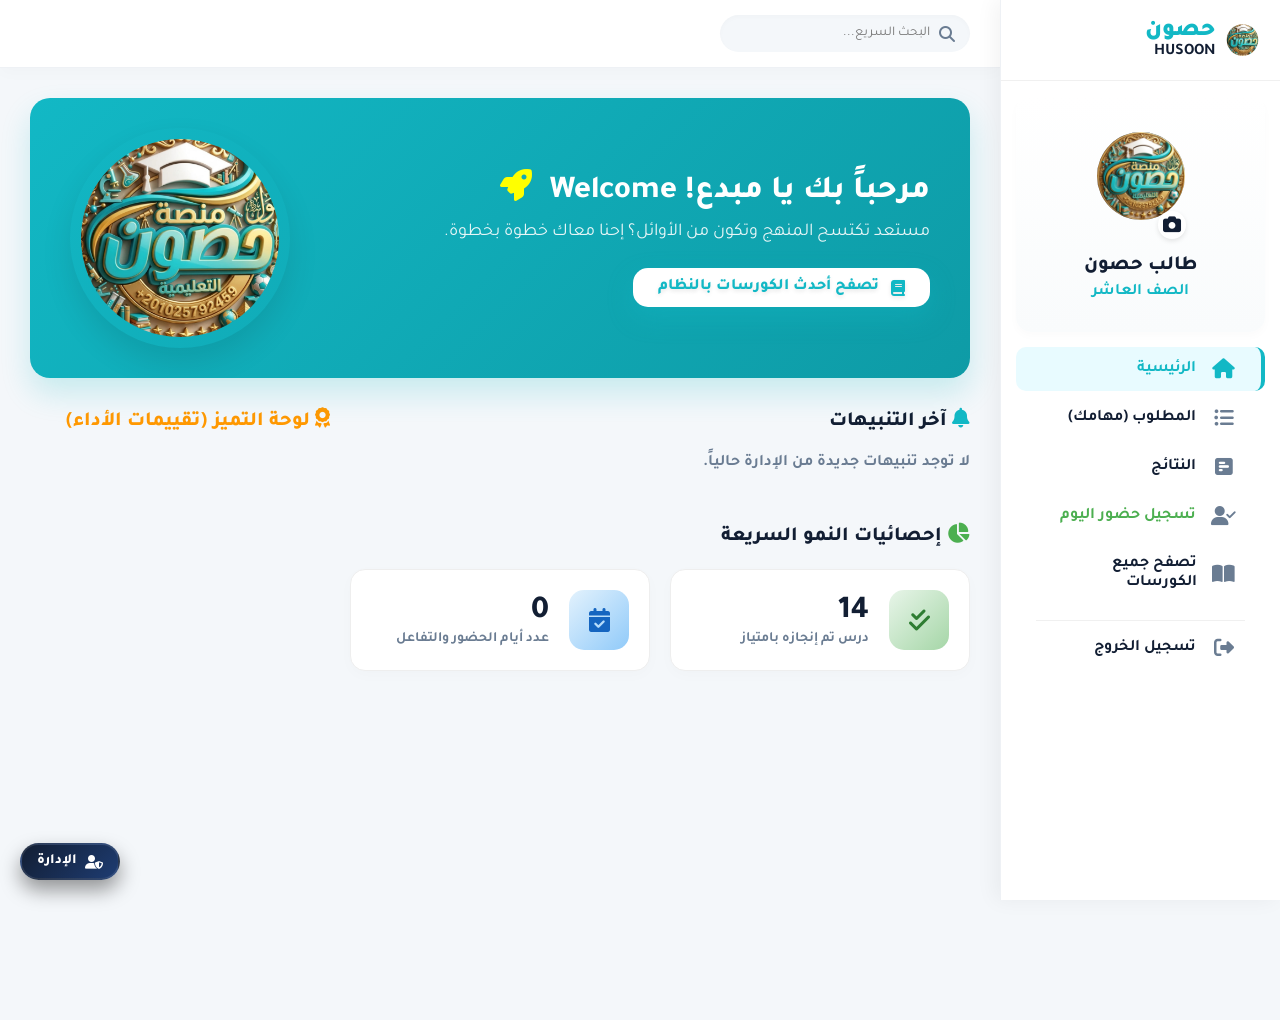
<file: dashboard - Copy.html>
<!DOCTYPE html>
<html lang="ar" dir="rtl">

<head>
    <meta charset="UTF-8">
    <meta name="viewport" content="width=device-width, initial-scale=1.0">
    <title>لوحة التحكم - حصون</title>
    <link rel="stylesheet" href="style.css">
    <link href="https://fonts.googleapis.com/css2?family=Tajawal:wght@400;500;700;800;900&display=swap"
        rel="stylesheet">
    <link rel="stylesheet" href="https://cdnjs.cloudflare.com/ajax/libs/font-awesome/6.4.0/css/all.min.css">
    <style>
        .banner-img img {
            animation: float 4s ease-in-out infinite;
        }

        .subject-mini-card {
            transition: transform 0.3s ease, box-shadow 0.3s ease;
            border-right: 4px solid transparent;
        }

        .subject-mini-card:hover {
            transform: translateX(-5px);
            box-shadow: 0 10px 25px rgba(0, 0, 0, 0.08);
            border-right-color: var(--primary-color);
        }
    </style>
</head>

<body class="dashboard-body" style="background:#f4f7fa;">

    <div class="dashboard-layout">
        <!-- Sidebar -->
        <aside class="sidebar" id="sidebar" style="border-left:1px solid #eef1f5;">
            <div class="sidebar-header">
                <a href="index.html" class="logo"
                    style="text-decoration:none; display:flex; align-items:center; gap:10px;">
                    <img src="image_1778255598103.png" alt="Logo"
                        style="width: 35px; height: 35px; object-fit: cover; clip-path: circle(45%); border-radius: 50%; animation: none !important; transform: none !important;">
                    <div class="logo-text">
                        <span class="ar"
                            style="font-size: 24px; font-weight: 900; color: var(--primary-color);">حصون</span>
                        <span class="en" style="font-size: 16px; font-weight: 700; color: #121e33;">HUSOON</span>
                    </div>
                </a>
                <button class="close-sidebar d-lg-none" onclick="toggleSidebar()">
                    <i class="fas fa-times"></i>
                </button>
            </div>

            <div class="user-profile-widget"
                style="background:linear-gradient(180deg, #ffffff, #f9fbfc); border-bottom:none; margin:15px; border-radius:15px; box-shadow:0 4px 10px rgba(0,0,0,0.02);">
                <div style="position:relative; display:inline-block; margin-bottom: 5px;">
                    <input type="file" id="profile-upload" accept="image/*" style="display:none;"
                        onchange="updateProfileImg(this)">
                    <img id="sidebar-profile-img" src="image_1778255598103.png" alt="Logo Profile"
                        style="width:100px; height:100px; object-fit:cover; border-radius:50%; box-shadow:0 10px 20px rgba(0,0,0,0.15); clip-path: circle(45%); cursor:pointer; animation: none !important; transform: none !important;"
                        onclick="document.getElementById('profile-upload').click()" title="تغيير الصورة">
                    <i class="fas fa-camera"
                        style="position:absolute; bottom:5px; right:5px; color:#121e33; font-size:18px; background:#fff; border-radius:50%; padding:5px; box-shadow: 0 2px 5px rgba(0,0,0,0.1); cursor:pointer;"
                        onclick="document.getElementById('profile-upload').click()"></i>
                </div>
                <div style="display:flex; justify-content:center; align-items:center; gap: 8px; margin-top:5px;">
                    <h4 id="dash-name" style="font-size:20px; margin:0;">طالب حصون</h4>
                </div>
                <p id="dash-grade" style="color:var(--primary-color); font-weight:700; font-size:16px;">الصف العاشر</p>
            </div>

            <ul class="sidebar-menu" style="padding:0 15px;">
                <li class="active"><a href="#" onclick="showDashTab('dash-home', this)"
                        style="border-radius:10px; margin-bottom:5px;"><i class="fas fa-home"></i>
                        <span>الرئيسية</span></a></li>
                <li><a href="#" onclick="showDashTab('dash-required', this)"
                        style="border-radius:10px; margin-bottom:5px;"><i class="fas fa-list-ul"></i> <span>المطلوب
                            (مهامك)</span></a></li>
                <li><a href="#" onclick="showDashTab('dash-results', this)"
                        style="border-radius:10px; margin-bottom:5px;"><i class="fas fa-poll-h"></i>
                        <span>النتائج</span></a></li>
                <li><a href="#" onclick="registerAttendance()" style="border-radius:10px; margin-bottom:5px;"><i
                            class="fas fa-user-check"></i> <span style="color:#4caf50; font-weight:700;">تسجيل حضور
                            اليوم</span></a></li>
                <li><a href="index.html" style="border-radius:10px; margin-bottom:5px;"><i class="fas fa-book-open"></i>
                        <span>تصفح جميع الكورسات</span></a></li>
                <li class="menu-divider"></li>
                <li><a href="javascript:void(0)" class="logout" onclick="logout()" style="border-radius:10px;"><i
                            class="fas fa-sign-out-alt"></i> <span>تسجيل الخروج</span></a></li>
            </ul>
        </aside>

        <!-- Main Content -->
        <main class="dashboard-main">
            <!-- Header -->
            <header class="dashboard-header" style="border-bottom:1px solid #eef1f5;">
                <div class="header-left">
                    <button class="open-sidebar d-lg-none" onclick="toggleSidebar()"
                        style="background:#fff; border:1px solid #eee; padding:10px; border-radius:10px;"><i
                            class="fas fa-bars"></i></button>
                    <div class="search-bar" style="max-width:250px;">
                        <i class="fas fa-search"></i>
                        <input type="text" placeholder="البحث السريع..."
                            style="background:#f4f7fa; border:none; box-shadow:inset 0 2px 5px rgba(0,0,0,0.02);">
                    </div>
                </div>
                <div class="header-right">
                    <!-- النقاط والإشعارات تم إزالتها بناءً على طلب المستخدم -->
                </div>
            </header>

            <div class="dashboard-content">
                <div class="welcome-banner" style="box-shadow:0 15px 30px rgba(18,184,197,0.2);">
                    <div class="banner-text">
                        <h2 style="font-size:32px; margin-bottom: 10px;">مرحباً بك يا مبدع! Welcome <i
                                class="fas fa-rocket" style="color:yellow; margin-right:10px;"></i></h2>
                        <p style="font-size:18px; margin-bottom:25px;">مستعد تكتسح المنهج وتكون من الأوائل؟ إحنا معاك
                            خطوة بخطوة.</p>
                        <a href="index.html" class="btn-primary"
                            style="background:#fff; color:var(--primary-color); border-radius:15px; font-size:16px;">
                            <i class="fas fa-book"></i> تصفح أحدث الكورسات بالنظام
                        </a>
                    </div>
                    <div class="banner-img"
                        style="background: transparent; border-radius: 50%; width: 220px; height: 220px; overflow: hidden; display: flex; justify-content: center; align-items: center; box-shadow: 0 15px 30px rgba(0,0,0,0.1);">
                        <img src="image_1778255598103.png" alt="Logo"
                            style="width: 100%; height: 100%; object-fit: cover; clip-path: circle(45%); border-radius: 50%; animation: none !important; transform: none !important;">
                    </div>
                </div>

                <div id="dash-home" class="dash-tab-section" style="display:block;">
                    <div class="two-columns" style="gap:40px;">
                        <div class="column">
                            <h3 class="section-title"><i class="fas fa-bell" style="color:var(--primary-color);"></i>
                                آخر التنبيهات</h3>
                            <p style="color:#6a7c92; font-weight:bold;">لا توجد تنبيهات جديدة من الإدارة حالياً.</p>
                        </div>
                        <div class="column">
                            <h3 class="section-title" style="color:#ff9800"><i class="fas fa-award"></i> لوحة التميز
                                (تقييمات الأداء)</h3>
                            <div id="student-evals">
                                <!-- Populated dynamically via Admin -->
                            </div>
                        </div>
                    </div>
                </div>

                <div id="dash-required" class="dash-tab-section" style="display:none;">
                    <h3 class="section-title"><i class="fas fa-tasks" style="color:var(--primary-color);"></i>
                        الامتحانات والواجبات والاختبارات القصيرة (المطلوب)</h3>
                    <div id="student-exams" class="subject-mini-cards">
                        <!-- Populated dynamically based on Grade -->
                    </div>
                </div>

                <div id="dash-results" class="dash-tab-section" style="display:none;">
                    <h3 class="section-title" style="color:#9c27b0"><i class="fas fa-poll-h"></i> إشعارات ونتائج
                        الاختبارات</h3>
                    <div id="student-results" class="subject-mini-cards">
                        <!-- Populated dynamically via Admin -->
                    </div>
                </div>

                <h3 class="section-title" style="margin-top:50px;"><i class="fas fa-chart-pie"
                        style="color:#4caf50;"></i> إحصائيات النمو السريعة</h3>
                <div class="stats-grid">
                    <div class="stat-card animate-on-scroll"
                        style="animation-delay:0.1s; border:1px solid #eee; transition:0.3s; cursor:pointer;"
                        onmouseover="this.style.transform='translateY(-5px)'; this.style.boxShadow='0 10px 20px rgba(0,0,0,0.05)';"
                        onmouseout="this.style.transform='none'; this.style.boxShadow='none';">
                        <div class="icon" style="background:linear-gradient(135deg, #e8f5e9, #a5d6a7); color:#2e7d32;">
                            <i class="fas fa-check-double"></i>
                        </div>
                        <div class="details">
                            <h3 style="font-size:32px;">14</h3>
                            <p style="font-weight:700;">درس تم إنجازه بامتياز</p>
                        </div>
                    </div>
                    <div class="stat-card animate-on-scroll"
                        style="animation-delay:0.3s; border:1px solid #eee; transition:0.3s; cursor:pointer;"
                        onmouseover="this.style.transform='translateY(-5px)'; this.style.boxShadow='0 10px 20px rgba(0,0,0,0.05)';"
                        onmouseout="this.style.transform='none'; this.style.boxShadow='none';">
                        <div class="icon" style="background:linear-gradient(135deg, #e3f2fd, #90caf9); color:#1565c0;">
                            <i class="fas fa-calendar-check"></i>
                        </div>
                        <div class="details">
                            <h3 id="stat-attendance-days" style="font-size:32px;">0</h3>
                            <p style="font-weight:700;">عدد أيام الحضور والتفاعل</p>
                        </div>
                    </div>
                </div>

            </div>
        </main>
    </div>

    <script src="script.js"></script>
</body>

</html>
</file>
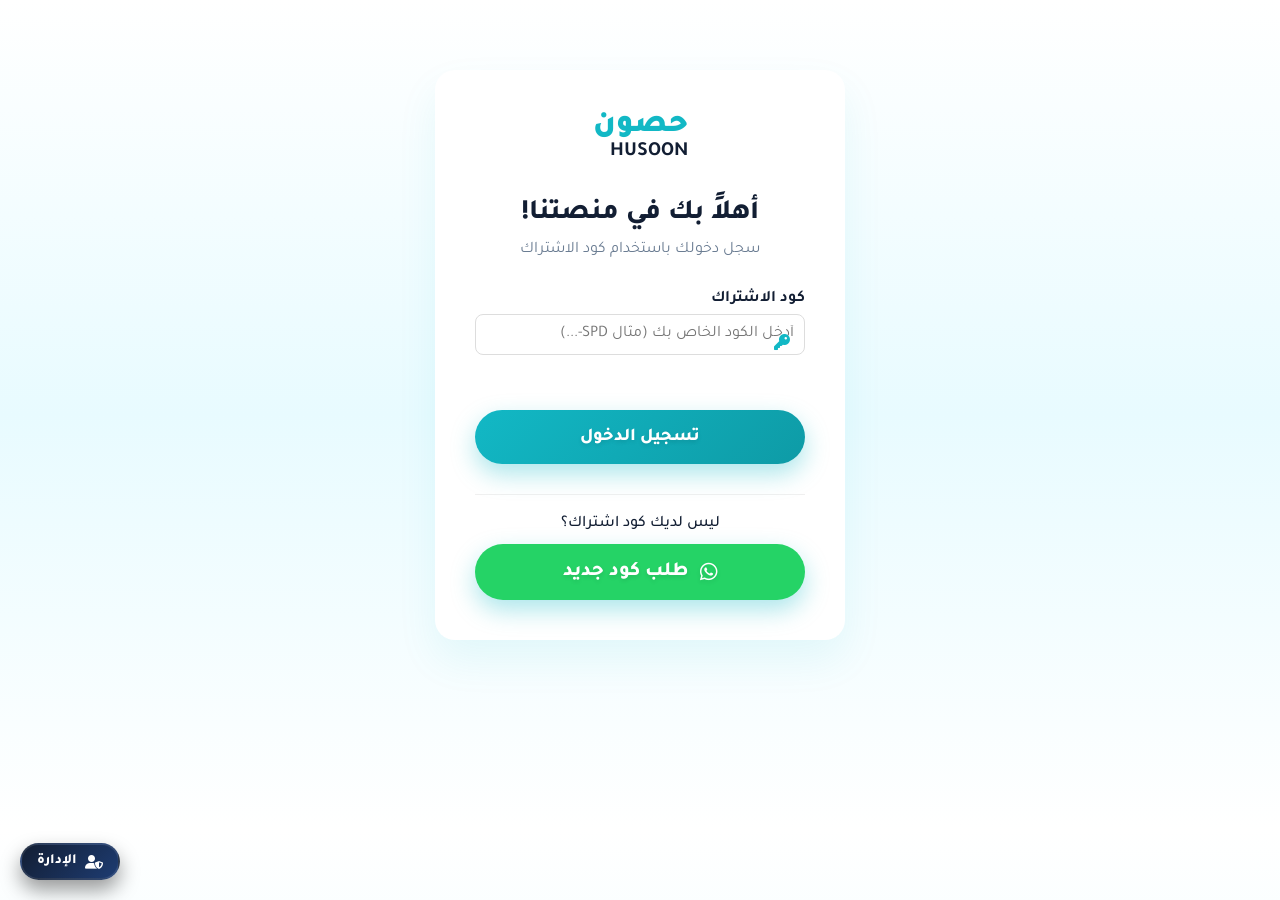
<file: login.html>
<!DOCTYPE html>
<html lang="ar" dir="rtl">

<head>
    <meta charset="UTF-8">
    <meta name="viewport" content="width=device-width, initial-scale=1.0">
    <title>تسجيل الدخول - Spedia</title>
    <link rel="stylesheet" href="style.css">
    <link href="https://fonts.googleapis.com/css2?family=Tajawal:wght@400;500;700;800;900&display=swap"
        rel="stylesheet">
    <link rel="stylesheet" href="https://cdnjs.cloudflare.com/ajax/libs/font-awesome/6.4.0/css/all.min.css">
    <style>
        .modal {
            display: none;
            position: fixed;
            z-index: 1000;
            left: 0;
            top: 0;
            width: 100%;
            height: 100%;
            background-color: rgba(0, 0, 0, 0.5);
            justify-content: center;
            align-items: center;
        }

        .modal-content {
            background-color: #fff;
            padding: 30px;
            border-radius: 15px;
            width: 90%;
            max-width: 400px;
            box-shadow: 0 10px 25px rgba(0, 0, 0, 0.2);
            position: relative;
        }

        .form-group label {
            text-align: right;
            display: block;
            margin-bottom: 5px;
            font-weight: bold;
        }

        .form-group input,
        .form-group select {
            width: 100%;
            padding: 10px;
            margin-bottom: 15px;
            border: 1px solid #ddd;
            border-radius: 8px;
            font-family: 'Tajawal', sans-serif;
        }
    </style>
</head>

<body class="login-page">

    <div class="login-wrapper animate-on-scroll">
        <div class="login-container">
            <div class="login-header">
                <a href="index.html" class="login-logo text-center" style="text-decoration:none;">
                    <div class="logo-text">
                        <span class="ar"
                            style="font-size:32px; font-weight:900; color:var(--primary-color);">حصون</span>
                        <span class="en" style="color:var(--text-dark);">HUSOON</span>
                    </div>
                </a>
                <h2 style="margin-top:15px;">أهلاً بك في منصتنا!</h2>
                <p>سجل دخولك باستخدام كود الاشتراك</p>
            </div>

            <form class="login-form" onsubmit="handleLogin(event)">
                <div class="form-group" style="text-align:right">
                    <label style="text-align:right; display:block;">كود الاشتراك</label>
                    <div class="input-icon">
                        <i class="fas fa-key"></i>
                        <input type="text" id="code-input" placeholder="أدخل الكود الخاص بك (مثال SPD-...)" required
                            autocomplete="off">
                    </div>
                </div>

                <button type="submit" class="btn-primary w-100 mt-20" style="font-size:18px;">تسجيل الدخول</button>
            </form>

            <div class="login-footer">
                <p>ليس لديك كود اشتراك؟</p>
                <button type="button" class="btn-primary w-100"
                    style="background:#25D366; border:none; margin-top:10px;" onclick="requestCode()">
                    <i class="fab fa-whatsapp"></i> طلب كود جديد
                </button>
            </div>
        </div>
    </div>

    <!-- Register Modal -->
    <div id="register-modal" class="modal">
        <div class="modal-content">
            <h3 style="text-align:center; color:var(--primary-color); margin-bottom:20px;">استكمال البيانات</h3>
            <p style="text-align:center; margin-bottom:15px; font-size:14px; color:#555;">أهلاً بك! يرجى استكمال بياناتك
                لفتح الحساب.</p>
            <form onsubmit="completeRegister(event)">
                <div class="form-group">
                    <label>الاسم الرباعي</label>
                    <input type="text" id="reg-name" required placeholder="أدخل اسمك الكامل">
                </div>
                <div class="form-group">
                    <label>رقم الهاتف</label>
                    <input type="tel" id="reg-phone" required placeholder="مثال: 01012345678">
                </div>
                <div class="form-group">
                    <label>الصف الدراسي</label>
                    <select id="reg-grade" required>
                        <option value="1">الصف الأول</option>
                        <option value="2">الصف الثاني</option>
                        <option value="10">الصف العاشر</option>
                        <option value="11">الصف الحادي عشر (علمي/أدبي)</option>
                        <option value="12">الصف الثاني عشر (علمي/أدبي)</option>
                    </select>
                </div>
                <button type="submit" class="btn-primary w-100 mt-10">حفظ وبدء التعلم</button>
                <button type="button" class="btn-icon"
                    style="position:absolute; top:10px; left:10px; border:none; background:transparent;"
                    onclick="closeRegisterModal()"><i class="fas fa-times"
                        style="color:#d32f2f; font-size:20px;"></i></button>
            </form>
        </div>
    </div>

    <script src="script.js"></script>
</body>

</html>
</file>
<file: style.css>
/* Variables & Reset */
:root {
    --primary-color: #12b8c5;
    --primary-dark: #0e9ba6;
    --text-dark: #121e33;
    --text-light: #6a7c92;
    --bg-light: #e8fbff;
    --white: #ffffff;
    --transition: all 0.3s ease;
}

* {
    margin: 0;
    padding: 0;
    box-sizing: border-box;
    font-family: 'Tajawal', sans-serif;
}

body {
    background: linear-gradient(to bottom, #ffffff 0%, var(--bg-light) 50%, #ffffff 100%);
    color: var(--text-dark);
    overflow-x: hidden;
    padding-bottom: 120px;
}

a {
    text-decoration: none;
}

.highlight {
    color: var(--primary-color);
}

.container {
    max-width: 1200px;
    margin: 0 auto;
    padding: 0 20px;
}

/* Animations */
@keyframes float {
    0% {
        transform: translateY(0px);
    }

    50% {
        transform: translateY(-15px);
    }

    100% {
        transform: translateY(0px);
    }
}

@keyframes floatUp {

    0%,
    100% {
        transform: translateY(0) scale(1.0);
    }

    50% {
        transform: translateY(-25px) scale(1.05);
    }
}

@keyframes shake {

    0%,
    100% {
        transform: rotate(0deg);
    }

    25% {
        transform: rotate(-5deg);
    }

    75% {
        transform: rotate(5deg);
    }
}

.floating {
    animation: float 4s ease-in-out infinite;
}

.edu-sticker {
    position: absolute;
    z-index: 1;
    opacity: 0.8;
    filter: drop-shadow(0 10px 15px rgba(0, 0, 0, 0.1));
    animation: floatUp 6s ease-in-out infinite;
    pointer-events: none;
    transition: 0.3s;
}

.edu-sticker:nth-child(even) {
    animation-delay: 1.5s;
    animation-duration: 7s;
}

/* Navbar */
.navbar {
    background-color: var(--bg-light);
    /* Matches top gradient */
    padding: 20px 40px;
    display: flex;
    justify-content: center;
}

.nav-container {
    display: flex;
    justify-content: space-between;
    align-items: center;
    width: 100%;
    max-width: 1300px;
    flex-wrap: wrap;
    gap: 15px;
}

.logo {
    display: flex;
    align-items: center;
    gap: 15px;
}

.logo-text {
    display: flex;
    flex-direction: column;
    align-items: flex-start;
}

.logo-text .ar {
    font-size: 24px;
    font-weight: 800;
    color: var(--primary-color);
    line-height: 1;
}

.logo-text .en {
    font-size: 20px;
    font-weight: 700;
    color: var(--text-dark);
    line-height: 1;
}

.nav-actions {
    display: flex;
    align-items: center;
    gap: 15px;
    flex-wrap: wrap;
    justify-content: center;
}

.btn-discover {
    background: linear-gradient(135deg, #4edbd4 0%, var(--primary-color) 100%);
    color: var(--white);
    padding: 10px 25px;
    border-radius: 25px;
    font-weight: 700;
    display: flex;
    align-items: center;
    gap: 8px;
    transition: var(--transition);
    box-shadow: 0 4px 10px rgba(18, 184, 197, 0.2);
    border: none;
    cursor: pointer;
}

.btn-discover:hover {
    transform: translateY(-2px);
    box-shadow: 0 6px 15px rgba(18, 184, 197, 0.35);
}

.nav-icon-circle {
    width: 45px;
    height: 45px;
    border-radius: 50%;
    display: flex;
    justify-content: center;
    align-items: center;
    background-color: transparent;
    border: 1px solid #c2e2e4;
    color: var(--primary-color);
    font-size: 18px;
    cursor: pointer;
    transition: var(--transition);
}

.nav-icon-circle:hover {
    background-color: var(--white);
}

.country-flag {
    padding: 2px;
    border: none;
    overflow: hidden;
}

.country-flag img {
    width: 100%;
    height: 100%;
    object-fit: cover;
    border-radius: 50%;
}

.btn-login {
    border: 2px solid var(--primary-color);
    background-color: transparent;
    color: var(--primary-color);
    padding: 10px 25px;
    border-radius: 25px;
    font-weight: 700;
    display: flex;
    align-items: center;
    gap: 8px;
    transition: var(--transition);
    cursor: pointer;
}

.btn-login:hover {
    background-color: var(--primary-color);
    color: var(--white);
    transform: translateY(-2px);
    box-shadow: 0 4px 10px rgba(18, 184, 197, 0.2);
}

/* Hero Section */
.hero-section {
    position: relative;
    padding-top: 60px;
    text-align: center;
    background: linear-gradient(180deg, #ffffff 0%, var(--bg-light) 100%);
}

.hero-container {
    max-width: 1100px;
    margin: 0 auto;
    padding: 0 20px;
    display: flex;
    flex-direction: column;
    align-items: center;
}

.hero-top {
    display: flex;
    justify-content: space-between;
    align-items: center;
    width: 100%;
    margin-bottom: 50px;
}

.hero-title-box {
    text-align: right;
}

.hero-title-box h1 {
    font-size: 48px;
    font-weight: 900;
    color: var(--text-dark);
    line-height: 1.2;
}

.hero-stats {
    display: flex;
    gap: 40px;
}

.stat-item {
    display: flex;
    align-items: center;
    gap: 15px;
}

.stat-info {
    text-align: right;
}

.stat-info h3 {
    font-size: 32px;
    font-weight: 800;
    color: var(--text-dark);
}

.stat-info p {
    font-size: 16px;
    color: var(--text-light);
    font-weight: 500;
}

.stat-icon {
    font-size: 36px;
    border: 2px solid var(--text-dark);
    border-radius: 8px;
    width: 50px;
    height: 50px;
    display: flex;
    justify-content: center;
    align-items: center;
    color: var(--text-dark);
}

.hero-mid {
    text-align: center;
    margin-bottom: 20px;
    z-index: 2;
}

.hero-mid h2 {
    font-size: 38px;
    font-weight: 900;
    color: var(--text-dark);
    margin-bottom: 10px;
}

.hero-mid p {
    font-size: 20px;
    color: var(--text-light);
    font-weight: 600;
}

.hero-image {
    width: 350px;
    margin-top: -30px;
    position: relative;
    z-index: 1;
}

.hero-image img {
    width: 100%;
    display: block;
}

/* Scroll To Top */
.scroll-top-btn {
    position: fixed;
    bottom: 30px;
    left: 30px;
    width: 50px;
    height: 50px;
    background-color: calc(var(--primary-color) + 80%);
    /* lighter */
    background: #5dcdd1;
    color: var(--white);
    border: none;
    border-radius: 50%;
    font-size: 20px;
    cursor: pointer;
    box-shadow: 0 4px 15px rgba(18, 184, 197, 0.3);
    z-index: 100;
}

/* Common Section Styles */
section {
    padding: 80px 0;
}

.section-split {
    display: flex;
    align-items: center;
    justify-content: space-between;
}

/* By default RTL pushes first item to right. */
/* Text on right, Image on left -> Text goes first in HTML or flex-direction: row-reverse if image is first */
.smart-book-section .section-split,
.private-class-section .section-split {
    flex-direction: row-reverse;
    /* Image was first in HTML, so reverse makes it left */
}

.live-class-section .section-split {
    flex-direction: row;
    /* Content first in HTML = right, Image second = left... wait */
    /* Screenshot 5: Text is left, Image is right */
}

.split-content {
    flex: 1;
}

.smart-book-section .split-content,
.private-class-section .split-content {
    text-align: right;
    padding-left: 50px;
}

.live-class-section .split-content {
    text-align: right;
}

.split-image {
    flex: 1;
    text-align: center;
}

.split-image img {
    max-width: 100%;
    height: auto;
    filter: drop-shadow(0 20px 30px rgba(0, 0, 0, 0.1));
}

.split-content h2 {
    font-size: 42px;
    font-weight: 900;
    margin-bottom: 15px;
    color: var(--text-dark);
}

.split-content p {
    font-size: 22px;
    color: var(--text-light);
    margin-bottom: 30px;
    font-weight: 500;
}

/* Professional Buttons */
.btn-primary {
    display: inline-flex;
    align-items: center;
    justify-content: center;
    gap: 12px;
    background: linear-gradient(135deg, var(--primary-color) 0%, var(--primary-dark) 100%);
    color: var(--white);
    padding: 16px 45px;
    border-radius: 40px;
    font-size: 20px;
    font-weight: 800;
    transition: all 0.4s cubic-bezier(0.175, 0.885, 0.32, 1.275);
    border: none;
    box-shadow: 0 10px 25px rgba(18, 184, 197, 0.35);
    cursor: pointer;
    text-shadow: 0 2px 4px rgba(0, 0, 0, 0.1);
    position: relative;
    overflow: hidden;
}

.btn-primary::after {
    content: '';
    position: absolute;
    top: 0;
    left: 0;
    width: 100%;
    height: 100%;
    background: linear-gradient(rgba(255, 255, 255, 0.2), transparent);
    opacity: 0;
    transition: 0.3s;
}

.btn-primary:hover {
    transform: translateY(-5px) scale(1.02);
    box-shadow: 0 15px 35px rgba(18, 184, 197, 0.5);
}

.btn-primary:hover::after {
    opacity: 1;
}

/* Success Section */
.success-section {
    text-align: center;
    padding: 100px 0;
}

.success-student-wrapper {
    position: relative;
    display: inline-block;
    margin-bottom: 30px;
}

.success-student-wrapper .student-img {
    width: 350px;
    border-radius: 20px;
    position: relative;
    z-index: 2;
}

.huge-percent {
    position: absolute;
    top: 50px;
    right: -200px;
    font-size: 120px;
    font-weight: 900;
    color: var(--text-dark);
    z-index: 1;
}

.success-badge {
    position: absolute;
    bottom: 30px;
    left: -50px;
    background: #e8fbff;
    padding: 10px 25px;
    border-radius: 20px;
    font-weight: 800;
    font-size: 18px;
    box-shadow: 0 10px 20px rgba(0, 0, 0, 0.05);
    z-index: 3;
}

.crown-icon,
.grad-cap-icon {
    font-size: 50px;
    position: absolute;
    z-index: 3;
}

.crown-icon {
    bottom: -20px;
    right: 20px;
    animation: float 3s infinite;
}

.grad-cap-icon {
    top: 50px;
    left: -40px;
    transform: rotate(-15deg);
}

.success-bottom-text h2 {
    font-size: 42px;
    font-weight: 900;
    color: var(--text-dark);
}

/* Live Class Section */
.live-class-section {
    background: linear-gradient(135deg, var(--primary-color) 0%, #0d8a94 100%);
    position: relative;
    border-top-left-radius: 200px 50px;
    border-top-right-radius: 200px 50px;
    padding-top: 120px;
    margin-top: 50px;
}

/* Fix direction for screenshot 5 */
.live-class-section .section-split {
    flex-direction: row;
    /* Content right, Image left in RTL... Wait */
    /* Screenshot 5 has text on the left (Content) and Image on the right! */
    flex-direction: row-reverse;
}

.live-class-section .split-content {
    text-align: right;
    padding-right: 50px;
}

.text-white h2 {
    color: var(--white);
}

.text-white p {
    color: rgba(255, 255, 255, 0.9);
}

.btn-white {
    display: inline-block;
    background-color: var(--white);
    color: var(--primary-color);
    padding: 15px 40px;
    border-radius: 30px;
    font-size: 20px;
    font-weight: 700;
    transition: var(--transition);
}

.btn-white:hover {
    background-color: var(--bg-light);
}

.tablet-img {
    border-radius: 20px;
    transform: perspective(1000px) rotateY(-5deg);
    transition: var(--transition);
}

.tablet-img:hover {
    transform: perspective(1000px) rotateY(0deg);
}

/* Responsive */
@media (max-width: 991px) {

    .section-split,
    .live-class-section .section-split {
        flex-direction: column !important;
        text-align: center !important;
    }

    .split-content {
        padding: 0 !important;
        text-align: center !important;
        margin-top: 40px;
    }

    .hero-top {
        flex-direction: column;
        gap: 30px;
    }

    .hero-title-box {
        text-align: center;
    }

    .hero-stats {
        justify-content: center;
        flex-wrap: wrap;
    }

    .huge-percent {
        position: static;
        font-size: 80px;
    }
}

/* ==================================
   Mega Menu & Dropdowns
   ================================== */
.discover-container,
.country-container {
    position: relative;
}

.mega-menu {
    position: absolute;
    top: 60px;
    right: 0;
    width: 600px;
    background: var(--white);
    border-radius: 15px;
    box-shadow: 0 10px 40px rgba(0, 0, 0, 0.1);
    opacity: 0;
    visibility: hidden;
    transform: translateY(20px);
    transition: var(--transition);
    z-index: 1000;
    padding: 30px;
}

.mega-menu.show {
    opacity: 1;
    visibility: visible;
    transform: translateY(0);
}

.mega-menu-grid {
    display: grid;
    grid-template-columns: repeat(3, 1fr);
    gap: 30px;
}

.mega-column h4 {
    color: var(--primary-color);
    font-size: 18px;
    margin-bottom: 15px;
    border-bottom: 2px solid #e8fbff;
    padding-bottom: 10px;
}

.mega-column a {
    display: block;
    color: var(--text-dark);
    padding: 8px 0;
    transition: var(--transition);
    font-weight: 500;
}

.mega-column a:hover {
    color: var(--primary-color);
    transform: translateX(-5px);
}

/* Country Dropdown */
.country-dropdown {
    position: absolute;
    top: 60px;
    left: 0;
    width: 150px;
    background: var(--white);
    border-radius: 10px;
    box-shadow: 0 5px 20px rgba(0, 0, 0, 0.1);
    opacity: 0;
    visibility: hidden;
    transform: translateY(10px);
    transition: var(--transition);
    z-index: 1000;
    overflow: hidden;
}

.country-dropdown.show {
    opacity: 1;
    visibility: visible;
    transform: translateY(0);
}

.country-dropdown a {
    display: flex;
    align-items: center;
    gap: 10px;
    padding: 10px 15px;
    color: var(--text-dark);
    transition: var(--transition);
}

.country-dropdown a img {
    width: 20px;
    height: 20px;
    border-radius: 50%;
    object-fit: cover;
}

.country-dropdown a:hover {
    background-color: var(--bg-light);
    color: var(--primary-color);
}

/* ==================================
   Login Page Styling
   ================================== */
.login-body {
    background: linear-gradient(135deg, #f0fbfc 0%, #ffffff 100%);
    min-height: 100vh;
    display: flex;
    justify-content: center;
    align-items: center;
}

.login-wrapper {
    width: 100%;
    max-width: 450px;
    padding: 20px;
    margin: 50px auto;
}

.login-container {
    background: var(--white);
    border-radius: 20px;
    padding: 40px;
    box-shadow: 0 20px 40px rgba(18, 184, 197, 0.08);
}

.login-header {
    text-align: center;
    margin-bottom: 30px;
}

.login-logo {
    display: inline-flex;
    justify-content: center;
    align-items: center;
    margin-bottom: 20px;
}

.login-header h2 {
    font-size: 28px;
    color: var(--text-dark);
    font-weight: 800;
    margin-bottom: 10px;
}

.login-header p {
    color: var(--text-light);
    font-size: 16px;
}

.form-group {
    margin-bottom: 20px;
}

.form-group label {
    display: block;
    margin-bottom: 8px;
    color: var(--text-dark);
    font-weight: 700;
}

.input-icon {
    position: relative;
}

.input-icon i {
    position: absolute;
    right: 15px;
    top: 50%;
    transform: translateY(-50%);
    color: var(--primary-color);
}

.input-icon input {
    width: 100%;
    padding: 15px 40px 15px 15px;
    border: 1px solid #e0e0e0;
    border-radius: 10px;
    font-size: 16px;
    transition: var(--transition);
    outline: none;
    font-family: 'Tajawal', sans-serif;
}

.input-icon input:focus {
    border-color: var(--primary-color);
    box-shadow: 0 0 0 3px rgba(18, 184, 197, 0.1);
}

.form-options {
    display: flex;
    justify-content: space-between;
    align-items: center;
    margin-bottom: 20px;
}

.remember-me {
    display: flex;
    align-items: center;
    gap: 5px;
    color: var(--text-dark);
    font-weight: 500;
    cursor: pointer;
}

.forgot-password {
    color: var(--primary-color);
    font-weight: 600;
}

.forgot-password:hover {
    text-decoration: underline;
}

.w-100 {
    width: 100%;
    text-align: center;
}

.mt-20 {
    margin-top: 20px;
}

.login-footer {
    text-align: center;
    margin-top: 30px;
    padding-top: 20px;
    border-top: 1px solid #f0f0f0;
}

.login-footer p {
    color: var(--text-dark);
    font-weight: 500;
}

/* ==================================
   Dashboard Layout
   ================================== */
.dashboard-body {
    background-color: #f4f7fa;
    margin: 0;
}

.dashboard-layout {
    display: flex;
    min-height: 100vh;
}

/* Sidebar */
.sidebar {
    width: 280px;
    background: var(--white);
    box-shadow: -5px 0 20px rgba(0, 0, 0, 0.05);
    /* RTL shadow */
    display: flex;
    flex-direction: column;
    position: fixed;
    right: 0;
    top: 0;
    bottom: 0;
    z-index: 100;
    transition: var(--transition);
}

.sidebar.closed {
    transform: translateX(100%);
}

.sidebar-header {
    padding: 20px;
    display: flex;
    justify-content: space-between;
    align-items: center;
    border-bottom: 1px solid #f0f0f0;
}

.user-profile-widget {
    text-align: center;
    padding: 30px 20px;
    border-bottom: 1px solid #f0f0f0;
}

.user-profile-widget img {
    width: 80px;
    height: 80px;
    border-radius: 50%;
    margin-bottom: 10px;
    border: 3px solid var(--primary-color);
    padding: 3px;
}

.user-profile-widget h4 {
    font-size: 18px;
    font-weight: 800;
    color: var(--text-dark);
}

.user-profile-widget p {
    font-size: 14px;
    color: var(--text-light);
    margin-top: 5px;
}

.sidebar-menu {
    list-style: none;
    padding: 20px 0;
    overflow-y: auto;
    flex: 1;
}

.sidebar-menu li {
    margin-bottom: 5px;
}

.sidebar-menu a {
    display: flex;
    align-items: center;
    gap: 15px;
    padding: 12px 25px;
    color: var(--text-dark);
    font-size: 16px;
    font-weight: 600;
    transition: var(--transition);
    border-right: 4px solid transparent;
}

.sidebar-menu a i {
    font-size: 20px;
    color: var(--text-light);
    width: 25px;
    text-align: center;
    transition: var(--transition);
}

.sidebar-menu a:hover,
.sidebar-menu li.active a {
    background-color: var(--bg-light);
    color: var(--primary-color);
    border-right-color: var(--primary-color);
}

.sidebar-menu a:hover i,
.sidebar-menu li.active a i {
    color: var(--primary-color);
}

.sidebar-menu a.logout:hover {
    background-color: #ffebee;
    color: #f44336;
    border-right-color: #f44336;
}

.sidebar-menu a.logout:hover i {
    color: #f44336;
}

.menu-divider {
    height: 1px;
    background: #f0f0f0;
    margin: 15px 20px;
}

/* Main Content Area */
.dashboard-main {
    flex: 1;
    margin-right: 280px;
    /* Space for sidebar RTL */
    display: flex;
    flex-direction: column;
    min-height: 100vh;
    transition: var(--transition);
}

.dashboard-main.expanded {
    margin-right: 0;
}

/* Dashboard Header */
.dashboard-header {
    background: var(--white);
    padding: 15px 30px;
    display: flex;
    justify-content: space-between;
    align-items: center;
    box-shadow: 0 5px 15px rgba(0, 0, 0, 0.02);
    position: sticky;
    top: 0;
    z-index: 90;
}

.header-left,
.header-right {
    display: flex;
    align-items: center;
    gap: 20px;
}

.search-bar {
    position: relative;
    width: 300px;
}

.search-bar i {
    position: absolute;
    right: 15px;
    top: 50%;
    transform: translateY(-50%);
    color: var(--text-light);
}

.search-bar input {
    width: 100%;
    padding: 10px 40px 10px 15px;
    border: 1px solid #e0e0e0;
    border-radius: 20px;
    outline: none;
    background: #f9fbff;
    transition: var(--transition);
}

.search-bar input:focus {
    border-color: var(--primary-color);
    background: var(--white);
}

.wallet-badge {
    display: flex;
    align-items: center;
    gap: 8px;
    background: #fff8e1;
    color: #ff9800;
    padding: 8px 15px;
    border-radius: 20px;
    font-weight: 700;
    font-size: 14px;
}

.notification-btn {
    background: #f4f7fa;
    border: none;
    width: 40px;
    height: 40px;
    border-radius: 50%;
    position: relative;
    cursor: pointer;
    color: var(--text-dark);
    font-size: 18px;
    transition: var(--transition);
}

.notification-btn:hover {
    background: #e8fbff;
    color: var(--primary-color);
}

.notification-btn .badge {
    position: absolute;
    top: -2px;
    right: -2px;
    background: #f44336;
    color: #fff;
    font-size: 10px;
    width: 18px;
    height: 18px;
    border-radius: 50%;
    display: flex;
    justify-content: center;
    align-items: center;
    font-weight: bold;
}

.d-lg-none {
    display: none;
    background: none;
    border: none;
    font-size: 24px;
    color: var(--text-dark);
    cursor: pointer;
}

/* Content Layout */
.dashboard-content {
    padding: 30px;
    flex: 1;
}

.section-title {
    font-size: 20px;
    font-weight: 800;
    margin-bottom: 20px;
    color: var(--text-dark);
}

.page-title-box {
    margin-bottom: 30px;
}

.page-title-box h2 {
    font-size: 28px;
    font-weight: 900;
    color: var(--text-dark);
    margin-bottom: 5px;
}

.page-title-box p {
    color: var(--text-light);
}

/* Banner */
.welcome-banner {
    background: linear-gradient(135deg, var(--primary-color) 0%, var(--primary-dark) 100%);
    border-radius: 20px;
    padding: 30px 40px;
    display: flex;
    justify-content: space-between;
    align-items: center;
    color: var(--white);
    margin-bottom: 30px;
    position: relative;
    overflow: hidden;
}

.banner-text h2 {
    font-size: 28px;
    font-weight: 800;
    margin-bottom: 10px;
}

.banner-text p {
    font-size: 16px;
    margin-bottom: 20px;
    opacity: 0.9;
}

.banner-text .btn-primary {
    background: var(--white);
    color: var(--primary-color);
    padding: 10px 25px;
    font-size: 16px;
}

.banner-img img {
    position: relative;
    z-index: 2;
}

/* Stats */
.stats-grid {
    display: grid;
    grid-template-columns: repeat(3, 1fr);
    gap: 20px;
    margin-bottom: 30px;
}

.stat-card {
    background: var(--white);
    padding: 20px;
    border-radius: 15px;
    display: flex;
    align-items: center;
    gap: 20px;
    box-shadow: 0 4px 15px rgba(0, 0, 0, 0.02);
}

.stat-card .icon {
    width: 60px;
    height: 60px;
    border-radius: 15px;
    display: flex;
    justify-content: center;
    align-items: center;
    font-size: 24px;
}

.stat-card .details h3 {
    font-size: 24px;
    font-weight: 800;
    color: var(--text-dark);
}

.stat-card .details p {
    color: var(--text-light);
    font-size: 14px;
    font-weight: 500;
}

/* Progress */
.progress-bar-container {
    height: 8px;
    background: #f0f0f0;
    border-radius: 4px;
    overflow: hidden;
    width: 100%;
}

.progress {
    height: 100%;
    background: var(--primary-color);
    border-radius: 4px;
}

.mt-10 {
    margin-top: 10px;
}

/* 2 Columns */
.two-columns {
    display: grid;
    grid-template-columns: 2fr 1fr;
    gap: 30px;
}

.subject-mini-cards {
    display: flex;
    flex-direction: column;
    gap: 15px;
}

.subject-mini-card {
    background: var(--white);
    border-radius: 15px;
    padding: 15px 20px;
    display: flex;
    align-items: center;
    gap: 15px;
    box-shadow: 0 4px 15px rgba(0, 0, 0, 0.02);
}

.subject-mini-card .icon-box {
    width: 50px;
    height: 50px;
    border-radius: 12px;
    display: flex;
    justify-content: center;
    align-items: center;
    font-size: 20px;
}

.subject-mini-card .info {
    flex: 1;
}

.subject-mini-card .info h4 {
    font-size: 16px;
    font-weight: 700;
    margin-bottom: 8px;
}

.btn-icon {
    width: 40px;
    height: 40px;
    border-radius: 50%;
    border: 1px solid #e0e0e0;
    background: transparent;
    color: var(--primary-color);
    cursor: pointer;
    transition: var(--transition);
}

.btn-icon:hover {
    background: var(--primary-color);
    color: var(--white);
    border-color: var(--primary-color);
}

.live-class-card {
    background: var(--white);
    border-radius: 15px;
    padding: 25px;
    box-shadow: 0 4px 15px rgba(0, 0, 0, 0.02);
    border-right: 4px solid #f44336;
}

.live-header {
    display: flex;
    justify-content: space-between;
    align-items: center;
    margin-bottom: 15px;
}

.live-badge {
    background: #ffebee;
    color: #f44336;
    padding: 5px 12px;
    border-radius: 15px;
    font-size: 12px;
    font-weight: 700;
}

.live-header .time {
    color: var(--text-light);
    font-weight: 500;
}

.live-class-card h4 {
    font-size: 18px;
    font-weight: 800;
    margin-bottom: 10px;
}

.live-class-card p {
    color: var(--text-light);
    margin-bottom: 20px;
}

.btn-join {
    background: #f44336;
    color: var(--white);
    border: none;
    padding: 12px;
    width: 100%;
    border-radius: 10px;
    font-size: 16px;
    font-weight: 700;
    cursor: pointer;
    transition: var(--transition);
}

.btn-join:hover {
    background: #d32f2f;
}

/* Subjects Grid */
.subjects-grid {
    display: grid;
    grid-template-columns: repeat(auto-fill, minmax(250px, 1fr));
    gap: 25px;
}

.subject-card {
    background: var(--white);
    border-radius: 20px;
    overflow: hidden;
    box-shadow: 0 5px 20px rgba(0, 0, 0, 0.03);
    transition: var(--transition);
}

.subject-card:hover {
    transform: translateY(-5px);
    box-shadow: 0 10px 25px rgba(0, 0, 0, 0.08);
}

.subject-cover {
    height: 150px;
    display: flex;
    justify-content: center;
    align-items: center;
}

.subject-body {
    padding: 20px;
}

.subject-body h3 {
    font-size: 20px;
    font-weight: 800;
    margin-bottom: 5px;
}

.subject-body p {
    color: var(--text-light);
    font-size: 14px;
    margin-bottom: 15px;
}

.subject-meta {
    display: flex;
    justify-content: space-between;
    font-size: 13px;
    color: var(--text-light);
    margin-bottom: 15px;
    padding-bottom: 15px;
    border-bottom: 1px dashed #f0f0f0;
}

/* Responsive Dashboard */
@media (max-width: 991px) {
    .sidebar {
        transform: translateX(100%);
    }

    .sidebar.open {
        transform: translateX(0);
    }

    .dashboard-main {
        margin-right: 0;
    }

    .d-lg-none {
        display: block;
    }

    .stats-grid {
        grid-template-columns: 1fr;
    }

    .two-columns {
        grid-template-columns: 1fr;
    }

    .welcome-banner {
        flex-direction: column;
        text-align: center;
    }

    .banner-img {
        margin-top: 20px;
    }

    .search-bar {
        display: none;
    }
}

/* Animations Logic */
.animate-on-scroll {
    opacity: 0;
    transform: translateY(30px);
    transition: opacity 0.8s ease-out, transform 0.8s ease-out;
}

.animate-on-scroll.animated {
    opacity: 1;
    transform: translateY(0);
}

/* Custom Scrollbar */
::-webkit-scrollbar {
    width: 10px;
}

::-webkit-scrollbar-track {
    background: #f1f1f1;
}

::-webkit-scrollbar-thumb {
    background: #c1c1c1;
    border-radius: 5px;
}

::-webkit-scrollbar-thumb:hover {
    background: var(--primary-color);
}
</file>
